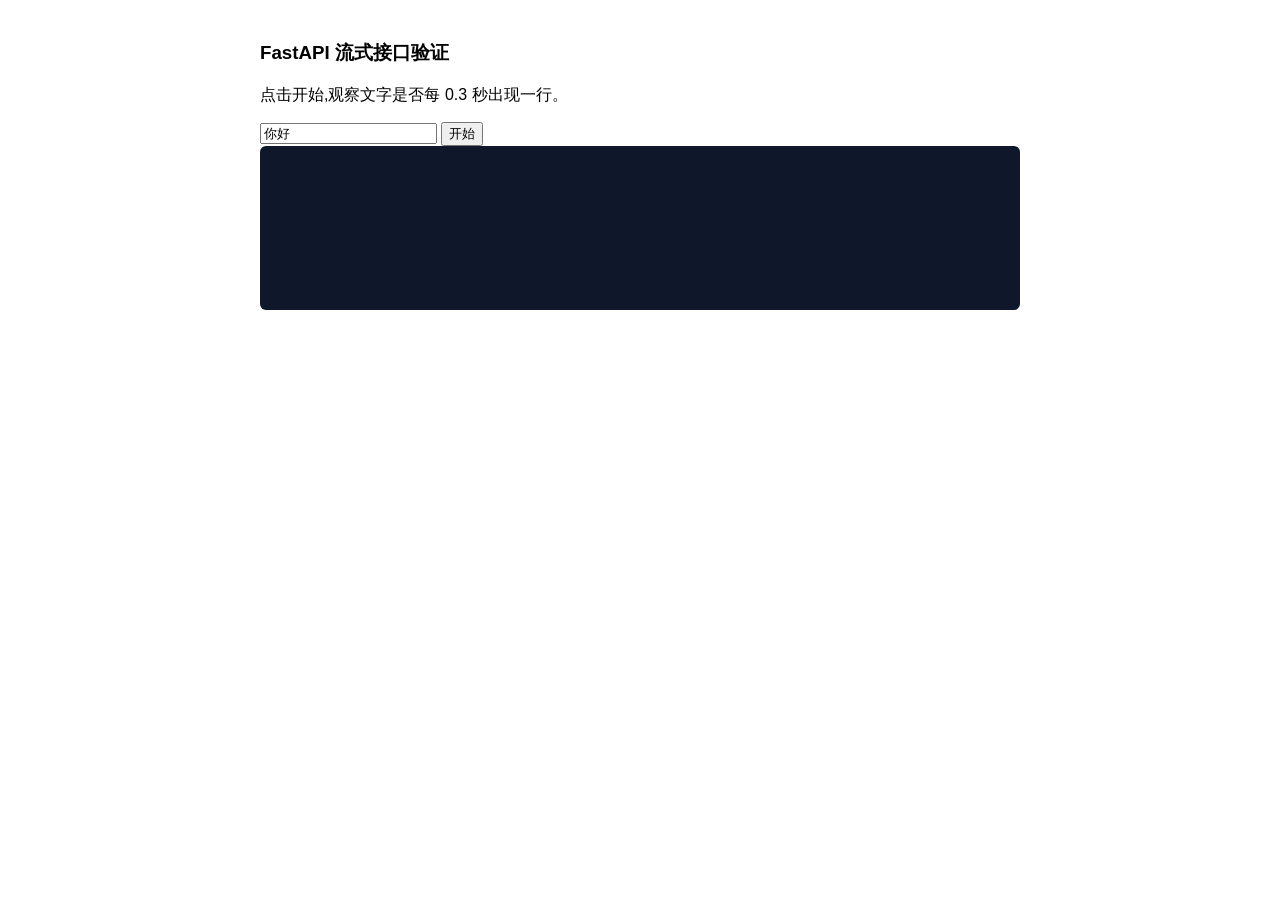
<file: fastapi_streaming/index.html>
<!DOCTYPE html>
<html lang="zh-CN">
<head>
<meta charset="UTF-8">
<title>FastAPI 流式接口验证</title>
<style>
  body { font-family: sans-serif; max-width: 760px; margin: 40px auto; padding: 0 12px; }
  #out { background: #0f172a; color: #e2e8f0; padding: 12px; min-height: 140px;
         white-space: pre-wrap; border-radius: 6px; }
  #log { font: 12px monospace; color: #666; white-space: pre-wrap; margin-top: 8px; }
</style>
</head>
<body>
<h3>FastAPI 流式接口验证</h3>
<p>点击开始,观察文字是否每 0.3 秒出现一行。</p>
<input id="prompt" value="你好"> <button id="btn">开始</button>
<div id="out"></div>
<div id="log"></div>
<script>
const out = document.getElementById("out"), log = document.getElementById("log");
document.getElementById("btn").onclick = () => {
  out.textContent = ""; log.textContent = "";
  const start = performance.now();
  // EventSource 会自动按 SSE 格式解析 data: 行
  const es = new EventSource("/stream?prompt=" + encodeURIComponent(document.getElementById("prompt").value));
  es.onmessage = e => {
    if (e.data === "[DONE]") { es.close(); return; }
    const ms = (performance.now() - start).toFixed(0);
    out.textContent += e.data + "\n";
    log.textContent += `[+${ms} ms] ${e.data}\n`;
  };
};
</script>
</body>
</html>
</file>
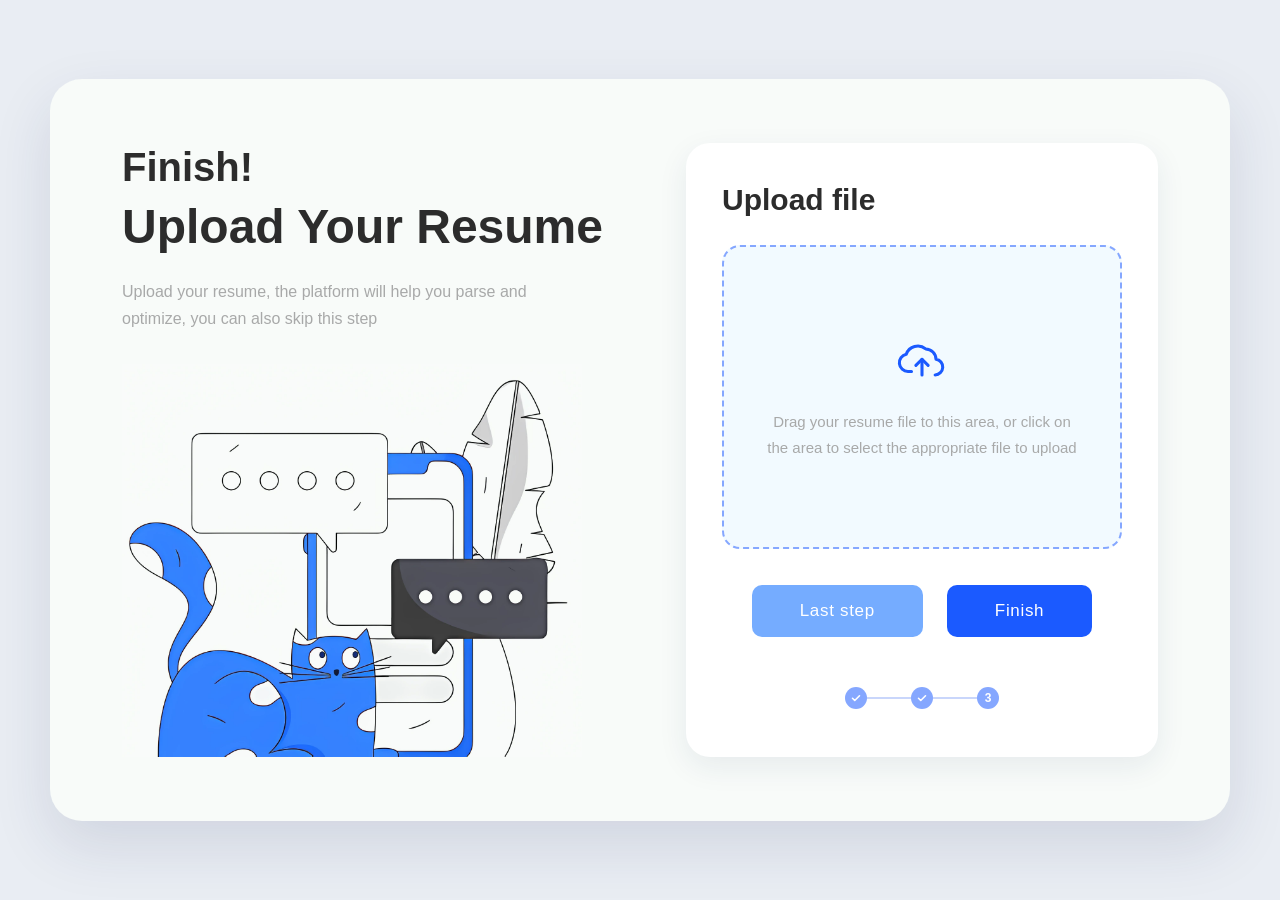
<file: frontend/index.html>
<!DOCTYPE html>
<html lang="en">
<head>
  <meta charset="UTF-8" />
  <meta name="viewport" content="width=device-width, initial-scale=1.0" />
  <title>Upload Your Resume</title>
  <link rel="stylesheet" href="styles.css" />
</head>
<body>
  <main class="card">
    <!-- 左栏：标题 + 插画 -->
    <section class="intro" aria-labelledby="page-title">
      <div class="intro__text">
        <p class="intro__step">Finish!</p>
        <h1 class="intro__title" id="page-title">Upload Your Resume</h1>
        <p class="intro__desc">
          Upload your resume, the platform will help you parse and optimize,
          you can also skip this step
        </p>
      </div>
      <picture>
        <source srcset="assets/illustration.webp" type="image/webp" />
        <img
          class="intro__illustration"
          src="assets/illustration.png"
          alt="Illustration of a blue cat writing a resume with a feather quill"
          width="1452"
          height="1240"
        />
      </picture>
    </section>

    <!-- 右栏：上传面板 -->
    <section class="panel" aria-labelledby="panel-title">
      <h2 class="panel__title" id="panel-title">Upload file</h2>

      <div
        class="dropzone"
        id="dropzone"
        role="button"
        tabindex="0"
        aria-label="Upload resume file"
      >
        <svg
          class="dropzone__icon"
          viewBox="0 0 64 64"
          width="56"
          height="56"
          fill="none"
          stroke="currentColor"
          stroke-width="3.5"
          stroke-linecap="round"
          stroke-linejoin="round"
          aria-hidden="true"
        >
          <path d="M20 44h-4a10 10 0 0 1-2-19.77A14 14 0 0 1 36.2 18.2 12 12 0 0 1 48 30a9 9 0 0 1-1 17.9" />
          <path d="M32 30v18" />
          <path d="m25 37 7-7 7 7" />
        </svg>
        <p class="dropzone__hint">
          Drag your resume file to this area, or click on the area to select
          the appropriate file to upload
        </p>
        <p class="dropzone__file" id="fileName" hidden></p>
        <input
          type="file"
          id="fileInput"
          class="visually-hidden"
          accept=".pdf,.doc,.docx,.txt,.rtf"
        />
      </div>

      <div class="actions">
        <button type="button" class="btn btn--secondary" id="lastStepBtn">Last step</button>
        <button type="button" class="btn btn--primary">Finish</button>
      </div>

      <ol class="progress" aria-label="Progress: step 3 of 3">
        <li class="progress__dot" aria-label="Step 1 completed">
          <svg viewBox="0 0 24 24" width="12" height="12" fill="none" stroke="currentColor" stroke-width="3.2" stroke-linecap="round" stroke-linejoin="round" aria-hidden="true">
            <path d="m5 12.5 4.5 4.5L19 7.5" />
          </svg>
        </li>
        <li class="progress__dot" aria-label="Step 2 completed">
          <svg viewBox="0 0 24 24" width="12" height="12" fill="none" stroke="currentColor" stroke-width="3.2" stroke-linecap="round" stroke-linejoin="round" aria-hidden="true">
            <path d="m5 12.5 4.5 4.5L19 7.5" />
          </svg>
        </li>
        <li class="progress__dot" id="dot3" aria-label="Step 3 in progress">
          <span class="progress__num" id="stepNum">3</span>
          <svg id="stepCheck" class="progress__check" viewBox="0 0 24 24" width="12" height="12" fill="none" stroke="currentColor" stroke-width="3.2" stroke-linecap="round" stroke-linejoin="round" aria-hidden="true">
            <path d="m5 12.5 4.5 4.5L19 7.5" />
          </svg>
        </li>
      </ol>
    </section>
  </main>

  <script src="script.js"></script>
</body>
</html>
</file>
<file: frontend/styles.css>
/* ===== 设计稿采样色板 =====
   主卡片底 #F8FBF9 / 右栏白 #FFFFFF / 拖拽区 #F2FAFF
   次按钮 #75ACFF / 主按钮 #1B5AFF / 进度点与虚线 #85A7FF */

:root {
  --color-bg: #e9edf3;            /* 页面背景（衬托主卡片） */
  --color-card: #f8fbf9;          /* 主卡片底色 */
  --color-panel: #ffffff;         /* 右栏上传面板 */
  --color-dropzone: #f2faff;      /* 拖拽区背景 */
  --color-border: #85a7ff;        /* 虚线边框 / 进度点 */
  --color-line: #c9d6fb;          /* 进度连线 */
  --color-primary: #1b5aff;       /* 主按钮 Finish */
  --color-secondary: #75acff;     /* 次按钮 Last step */
  --color-icon: #1b5aff;          /* 云上传图标 */
  --color-text: #2c2c2c;          /* 标题文字 */
  --color-muted: #a8a9a9;         /* 描述 / 提示文字 */
  --shadow-card: 0 24px 60px rgba(31, 45, 92, 0.12);
  --shadow-panel: 0 10px 30px rgba(31, 45, 92, 0.08);
  --radius-card: 32px;
  --radius-panel: 24px;
  --radius-dropzone: 18px;
}

* {
  box-sizing: border-box;
  margin: 0;
  padding: 0;
}

/* hidden 属性在 SVG 上可能被 UA 样式覆盖，这里强制生效 */
[hidden] {
  display: none !important;
}

body {
  min-height: 100vh;
  display: grid;
  place-items: center;
  padding: 48px 24px;
  background: var(--color-bg);
  font-family: "Inter", -apple-system, "Segoe UI", "PingFang SC",
    "Microsoft YaHei", sans-serif;
  color: var(--color-text);
  -webkit-font-smoothing: antialiased;
}

/* ===== 主卡片：左右两栏 ===== */
.card {
  width: min(1180px, 100%);
  background: var(--color-card);
  border-radius: var(--radius-card);
  box-shadow: var(--shadow-card);
  padding: 64px 72px;
  display: flex;
  align-items: stretch;
  gap: 72px;
}

/* ===== 左栏 ===== */
.intro {
  flex: 1;
  display: flex;
  flex-direction: column;
  justify-content: space-between;
  gap: 32px;
  min-width: 0;
}

.intro__step {
  font-size: 40px;
  font-weight: 600;
  line-height: 1.2;
  color: var(--color-text);
}

.intro__title {
  margin-top: 8px;
  font-size: 48px;
  font-weight: 600;
  line-height: 1.15;
  color: var(--color-text);
}

.intro__desc {
  margin-top: 24px;
  max-width: 420px;
  font-size: 16px;
  line-height: 1.7;
  color: var(--color-muted);
}

.intro__illustration {
  display: block;
  width: min(460px, 100%);
  height: auto;
  margin-top: auto;
}

/* ===== 右栏上传面板 ===== */
.panel {
  width: 472px;
  flex-shrink: 0;
  background: var(--color-panel);
  border-radius: var(--radius-panel);
  box-shadow: var(--shadow-panel);
  padding: 40px 36px 48px;
  display: flex;
  flex-direction: column;
}

.panel__title {
  font-size: 30px;
  font-weight: 600;
  color: var(--color-text);
}

/* ===== 拖拽上传区 ===== */
.dropzone {
  margin-top: 28px;
  min-height: 304px;
  border: 2px dashed var(--color-border);
  border-radius: var(--radius-dropzone);
  background: var(--color-dropzone);
  display: flex;
  flex-direction: column;
  align-items: center;
  justify-content: center;
  gap: 20px;
  padding: 32px 40px;
  text-align: center;
  cursor: pointer;
  outline: none;
  transition: background-color 0.2s ease, border-color 0.2s ease,
    box-shadow 0.2s ease;
}

.dropzone:hover,
.dropzone:focus-visible {
  border-color: var(--color-primary);
  box-shadow: 0 0 0 4px rgba(27, 90, 255, 0.08);
}

.dropzone.is-dragover {
  background: #e3f1ff;
  border-color: var(--color-primary);
}

.dropzone__icon {
  color: var(--color-icon);
  flex-shrink: 0;
}

.dropzone__hint {
  font-size: 15px;
  line-height: 1.7;
  color: var(--color-muted);
  max-width: 340px;
}

.dropzone__file {
  font-size: 15px;
  font-weight: 600;
  line-height: 1.5;
  color: var(--color-primary);
  word-break: break-all;
  max-width: 100%;
}

/* ===== 按钮组 ===== */
.actions {
  margin-top: 36px;
  display: flex;
  justify-content: center;
  gap: 24px;
}

.btn {
  appearance: none;
  border: none;
  border-radius: 10px;
  padding: 16px 48px;
  font-family: inherit;
  font-size: 17px;
  font-weight: 500;
  letter-spacing: 0.04em;
  color: #fff;
  cursor: pointer;
  transition: background-color 0.2s ease, transform 0.12s ease,
    box-shadow 0.2s ease;
}

.btn--secondary {
  background: var(--color-secondary);
}

.btn--secondary:hover {
  background: #5f9bf2;
}

.btn--primary {
  background: var(--color-primary);
}

.btn--primary:hover {
  background: #0f4be0;
}

.btn:active {
  transform: scale(0.96);
}

.btn:focus-visible {
  outline: 3px solid rgba(27, 90, 255, 0.35);
  outline-offset: 2px;
}

/* ===== 进度指示器 ===== */
.progress {
  margin-top: auto;
  padding-top: 40px;
  list-style: none;
  display: flex;
  align-items: center;
  justify-content: center;
  gap: 0;
}

.progress__dot {
  width: 22px;
  height: 22px;
  border-radius: 50%;
  background: var(--color-border);
  color: #fff;
  display: grid;
  place-items: center;
  position: relative;
}

/* 圆点之间的连线 */
.progress__dot:not(:last-child)::after {
  content: "";
  position: absolute;
  left: 22px;
  top: 50%;
  transform: translateY(-50%);
  width: 44px;
  height: 2px;
  background: var(--color-line);
}

.progress__dot:not(:last-child) {
  margin-right: 44px;
}

/* 当前步骤序号（未完成时显示数字，完成后切换为对勾）。
   用 class 切换而不是 hidden 属性：部分内核 SVG 不支持 hidden */
.progress__num {
  font-size: 12px;
  font-weight: 600;
  line-height: 1;
  color: #fff;
}

.progress__check {
  display: none;
}

.progress__dot.is-done .progress__num {
  display: none;
}

.progress__dot.is-done .progress__check {
  display: block;
}

/* ===== 工具类 ===== */
.visually-hidden {
  position: absolute;
  width: 1px;
  height: 1px;
  overflow: hidden;
  clip: rect(0 0 0 0);
  white-space: nowrap;
}

/* ===== 响应式：小屏幕左右变上下 ===== */
@media (max-width: 920px) {
  body {
    padding: 24px 16px;
  }

  .card {
    flex-direction: column;
    padding: 36px 24px;
    gap: 40px;
  }

  .intro {
    align-items: center;
    text-align: center;
  }

  .intro__step {
    font-size: 32px;
  }

  .intro__title {
    font-size: 36px;
  }

  .intro__desc {
    max-width: 100%;
  }

  .intro__illustration {
    width: min(380px, 88%);
    margin: 0 auto;
  }

  .panel {
    width: 100%;
    padding: 32px 24px 36px;
  }
}

@media (max-width: 420px) {
  .actions {
    flex-direction: column;
  }

  .btn {
    width: 100%;
  }
}
</file>
